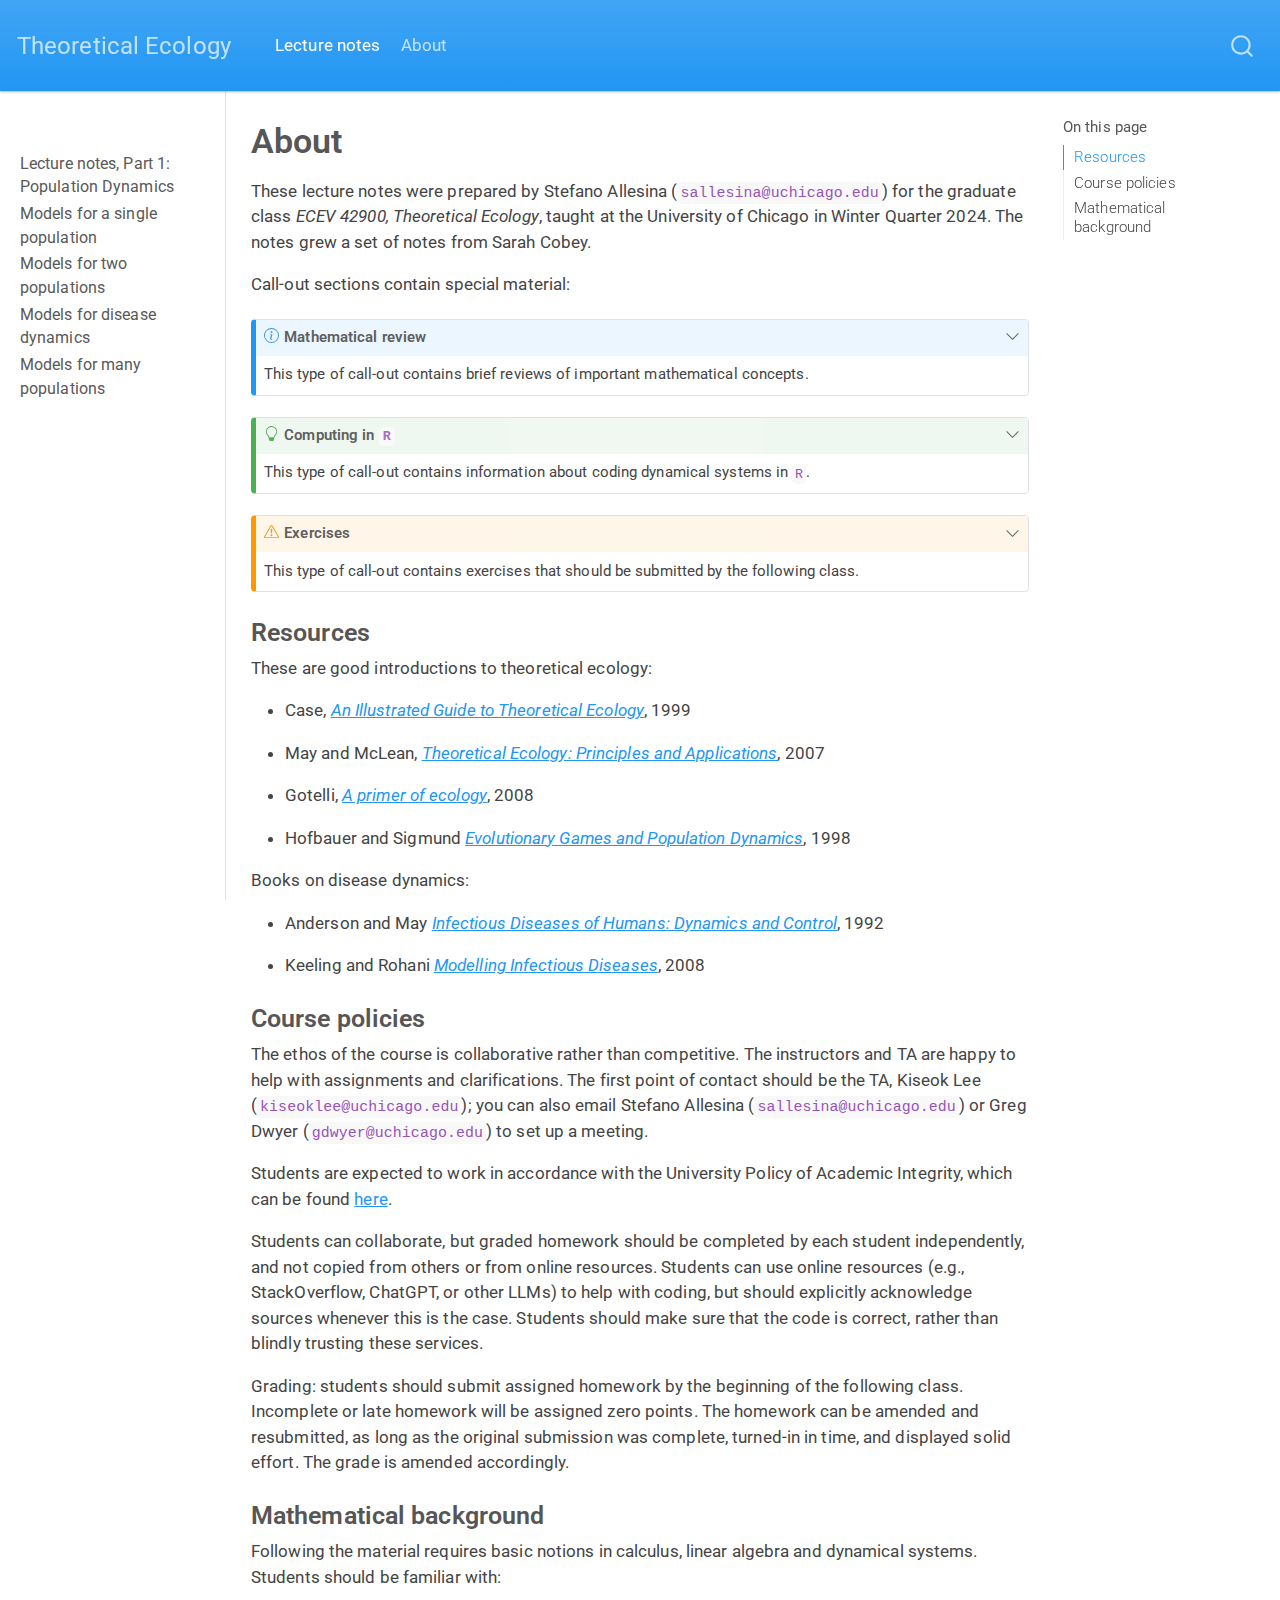
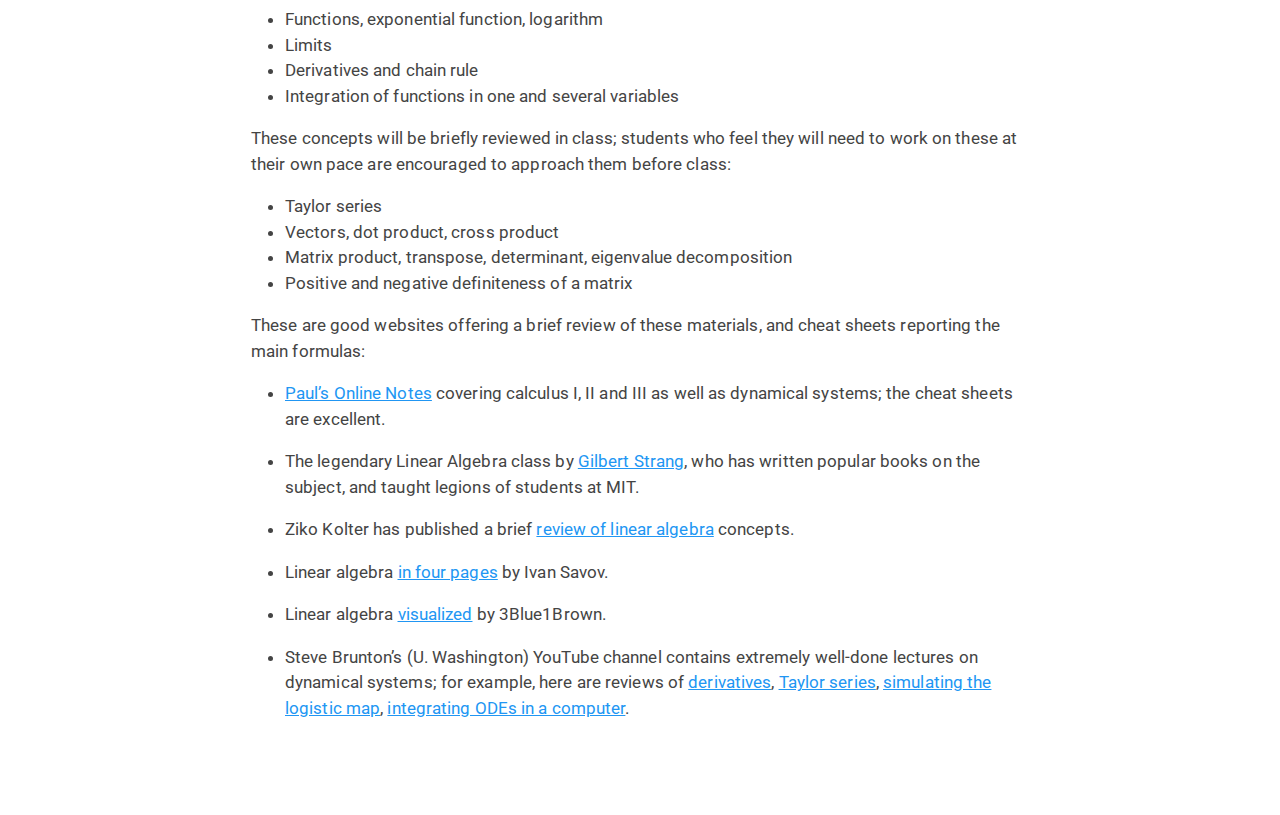
<file: docs/about.html>
<!DOCTYPE html>
<html xmlns="http://www.w3.org/1999/xhtml" lang="en" xml:lang="en"><head>

<meta charset="utf-8">
<meta name="generator" content="quarto-1.3.353">

<meta name="viewport" content="width=device-width, initial-scale=1.0, user-scalable=yes">


<title>Theoretical Ecology - About</title>
<style>
code{white-space: pre-wrap;}
span.smallcaps{font-variant: small-caps;}
div.columns{display: flex; gap: min(4vw, 1.5em);}
div.column{flex: auto; overflow-x: auto;}
div.hanging-indent{margin-left: 1.5em; text-indent: -1.5em;}
ul.task-list{list-style: none;}
ul.task-list li input[type="checkbox"] {
  width: 0.8em;
  margin: 0 0.8em 0.2em -1em; /* quarto-specific, see https://github.com/quarto-dev/quarto-cli/issues/4556 */ 
  vertical-align: middle;
}
</style>


<script src="site_libs/quarto-nav/quarto-nav.js"></script>
<script src="site_libs/quarto-nav/headroom.min.js"></script>
<script src="site_libs/clipboard/clipboard.min.js"></script>
<script src="site_libs/quarto-search/autocomplete.umd.js"></script>
<script src="site_libs/quarto-search/fuse.min.js"></script>
<script src="site_libs/quarto-search/quarto-search.js"></script>
<meta name="quarto:offset" content="./">
<script src="site_libs/quarto-html/quarto.js"></script>
<script src="site_libs/quarto-html/popper.min.js"></script>
<script src="site_libs/quarto-html/tippy.umd.min.js"></script>
<script src="site_libs/quarto-html/anchor.min.js"></script>
<link href="site_libs/quarto-html/tippy.css" rel="stylesheet">
<link href="site_libs/quarto-html/quarto-syntax-highlighting.css" rel="stylesheet" id="quarto-text-highlighting-styles">
<script src="site_libs/bootstrap/bootstrap.min.js"></script>
<link href="site_libs/bootstrap/bootstrap-icons.css" rel="stylesheet">
<link href="site_libs/bootstrap/bootstrap.min.css" rel="stylesheet" id="quarto-bootstrap" data-mode="light">
<script id="quarto-search-options" type="application/json">{
  "location": "navbar",
  "copy-button": false,
  "collapse-after": 3,
  "panel-placement": "end",
  "type": "overlay",
  "limit": 20,
  "language": {
    "search-no-results-text": "No results",
    "search-matching-documents-text": "matching documents",
    "search-copy-link-title": "Copy link to search",
    "search-hide-matches-text": "Hide additional matches",
    "search-more-match-text": "more match in this document",
    "search-more-matches-text": "more matches in this document",
    "search-clear-button-title": "Clear",
    "search-detached-cancel-button-title": "Cancel",
    "search-submit-button-title": "Submit"
  }
}</script>


<link rel="stylesheet" href="styles.css">
</head>

<body class="nav-sidebar docked nav-fixed">

<div id="quarto-search-results"></div>
  <header id="quarto-header" class="headroom fixed-top">
    <nav class="navbar navbar-expand-lg navbar-dark ">
      <div class="navbar-container container-fluid">
      <div class="navbar-brand-container">
    <a class="navbar-brand" href="./index.html">
    <span class="navbar-title">Theoretical Ecology</span>
    </a>
  </div>
            <div id="quarto-search" class="" title="Search"></div>
          <button class="navbar-toggler" type="button" data-bs-toggle="collapse" data-bs-target="#navbarCollapse" aria-controls="navbarCollapse" aria-expanded="false" aria-label="Toggle navigation" onclick="if (window.quartoToggleHeadroom) { window.quartoToggleHeadroom(); }">
  <span class="navbar-toggler-icon"></span>
</button>
          <div class="collapse navbar-collapse" id="navbarCollapse">
            <ul class="navbar-nav navbar-nav-scroll me-auto">
  <li class="nav-item">
    <a class="nav-link active" href="./index.html" rel="" target="" aria-current="page">
 <span class="menu-text">Lecture notes</span></a>
  </li>  
  <li class="nav-item">
    <a class="nav-link" href="./about.html" rel="" target="">
 <span class="menu-text">About</span></a>
  </li>  
</ul>
            <div class="quarto-navbar-tools ms-auto">
</div>
          </div> <!-- /navcollapse -->
      </div> <!-- /container-fluid -->
    </nav>
  <nav class="quarto-secondary-nav">
    <div class="container-fluid d-flex">
      <button type="button" class="quarto-btn-toggle btn" data-bs-toggle="collapse" data-bs-target="#quarto-sidebar,#quarto-sidebar-glass" aria-controls="quarto-sidebar" aria-expanded="false" aria-label="Toggle sidebar navigation" onclick="if (window.quartoToggleHeadroom) { window.quartoToggleHeadroom(); }">
        <i class="bi bi-layout-text-sidebar-reverse"></i>
      </button>
      <nav class="quarto-page-breadcrumbs" aria-label="breadcrumb"><ol class="breadcrumb"><li class="breadcrumb-item">About</li></ol></nav>
      <a class="flex-grow-1" role="button" data-bs-toggle="collapse" data-bs-target="#quarto-sidebar,#quarto-sidebar-glass" aria-controls="quarto-sidebar" aria-expanded="false" aria-label="Toggle sidebar navigation" onclick="if (window.quartoToggleHeadroom) { window.quartoToggleHeadroom(); }">      
      </a>
      <button type="button" class="btn quarto-search-button" aria-label="Search" onclick="window.quartoOpenSearch();">
        <i class="bi bi-search"></i>
      </button>
    </div>
  </nav>
</header>
<!-- content -->
<div id="quarto-content" class="quarto-container page-columns page-rows-contents page-layout-article page-navbar">
<!-- sidebar -->
  <nav id="quarto-sidebar" class="sidebar collapse collapse-horizontal sidebar-navigation docked overflow-auto">
        <div class="mt-2 flex-shrink-0 align-items-center">
        <div class="sidebar-search">
        <div id="quarto-search" class="" title="Search"></div>
        </div>
        </div>
    <div class="sidebar-menu-container"> 
    <ul class="list-unstyled mt-1">
        <li class="sidebar-item">
  <div class="sidebar-item-container"> 
  <a href="./index.html" class="sidebar-item-text sidebar-link">
 <span class="menu-text">Lecture notes, Part 1: Population Dynamics</span></a>
  </div>
</li>
        <li class="sidebar-item">
  <div class="sidebar-item-container"> 
  <a href="./ch1.html" class="sidebar-item-text sidebar-link">
 <span class="menu-text">Models for a single population</span></a>
  </div>
</li>
        <li class="sidebar-item">
  <div class="sidebar-item-container"> 
  <a href="./ch2.html" class="sidebar-item-text sidebar-link">
 <span class="menu-text">Models for two populations</span></a>
  </div>
</li>
        <li class="sidebar-item">
  <div class="sidebar-item-container"> 
  <a href="./ch3.html" class="sidebar-item-text sidebar-link">
 <span class="menu-text">Models for disease dynamics</span></a>
  </div>
</li>
        <li class="sidebar-item">
  <div class="sidebar-item-container"> 
  <a href="./ch4.html" class="sidebar-item-text sidebar-link">
 <span class="menu-text">Models for many populations</span></a>
  </div>
</li>
    </ul>
    </div>
</nav>
<div id="quarto-sidebar-glass" data-bs-toggle="collapse" data-bs-target="#quarto-sidebar,#quarto-sidebar-glass"></div>
<!-- margin-sidebar -->
    <div id="quarto-margin-sidebar" class="sidebar margin-sidebar">
        <nav id="TOC" role="doc-toc" class="toc-active">
    <h2 id="toc-title">On this page</h2>
   
  <ul>
  <li><a href="#resources" id="toc-resources" class="nav-link active" data-scroll-target="#resources">Resources</a></li>
  <li><a href="#course-policies" id="toc-course-policies" class="nav-link" data-scroll-target="#course-policies">Course policies</a></li>
  <li><a href="#mathematical-background" id="toc-mathematical-background" class="nav-link" data-scroll-target="#mathematical-background">Mathematical background</a></li>
  </ul>
</nav>
    </div>
<!-- main -->
<main class="content" id="quarto-document-content">

<header id="title-block-header" class="quarto-title-block default">
<div class="quarto-title">
<h1 class="title">About</h1>
</div>



<div class="quarto-title-meta">

    
  
    
  </div>
  

</header>

<p>These lecture notes were prepared by Stefano Allesina (<code>sallesina@uchicago.edu</code>) for the graduate class <em>ECEV 42900, Theoretical Ecology</em>, taught at the University of Chicago in Winter Quarter 2024. The notes grew a set of notes from Sarah Cobey.</p>
<p>Call-out sections contain special material:</p>
<div class="callout callout-style-default callout-note callout-titled">
<div class="callout-header d-flex align-content-center" data-bs-toggle="collapse" data-bs-target=".callout-1-contents" aria-controls="callout-1" aria-expanded="true" aria-label="Toggle callout">
<div class="callout-icon-container">
<i class="callout-icon"></i>
</div>
<div class="callout-title-container flex-fill">
Mathematical review
</div>
<div class="callout-btn-toggle d-inline-block border-0 py-1 ps-1 pe-0 float-end"><i class="callout-toggle"></i></div>
</div>
<div id="callout-1" class="callout-1-contents callout-collapse collapse show">
<div class="callout-body-container callout-body">
<p>This type of call-out contains brief reviews of important mathematical concepts.</p>
</div>
</div>
</div>
<div class="callout callout-style-default callout-tip callout-titled">
<div class="callout-header d-flex align-content-center" data-bs-toggle="collapse" data-bs-target=".callout-2-contents" aria-controls="callout-2" aria-expanded="true" aria-label="Toggle callout">
<div class="callout-icon-container">
<i class="callout-icon"></i>
</div>
<div class="callout-title-container flex-fill">
Computing in <code>R</code>
</div>
<div class="callout-btn-toggle d-inline-block border-0 py-1 ps-1 pe-0 float-end"><i class="callout-toggle"></i></div>
</div>
<div id="callout-2" class="callout-2-contents callout-collapse collapse show">
<div class="callout-body-container callout-body">
<p>This type of call-out contains information about coding dynamical systems in <code>R</code>.</p>
</div>
</div>
</div>
<div class="callout callout-style-default callout-warning callout-titled">
<div class="callout-header d-flex align-content-center" data-bs-toggle="collapse" data-bs-target=".callout-3-contents" aria-controls="callout-3" aria-expanded="true" aria-label="Toggle callout">
<div class="callout-icon-container">
<i class="callout-icon"></i>
</div>
<div class="callout-title-container flex-fill">
Exercises
</div>
<div class="callout-btn-toggle d-inline-block border-0 py-1 ps-1 pe-0 float-end"><i class="callout-toggle"></i></div>
</div>
<div id="callout-3" class="callout-3-contents callout-collapse collapse show">
<div class="callout-body-container callout-body">
<p>This type of call-out contains exercises that should be submitted by the following class.</p>
</div>
</div>
</div>
<section id="resources" class="level3">
<h3 class="anchored" data-anchor-id="resources">Resources</h3>
<p>These are good introductions to theoretical ecology:</p>
<ul>
<li><p>Case, <a href="https://global.oup.com/ushe/product/an-illustrated-guide-to-theoretical-ecology-9780195085129?cc=us&amp;lang=en&amp;"><em>An Illustrated Guide to Theoretical Ecology</em></a>, 1999</p></li>
<li><p>May and McLean, <a href="https://academic.oup.com/book/42041"><em>Theoretical Ecology: Principles and Applications</em></a>, 2007</p></li>
<li><p>Gotelli, <a href="https://global.oup.com/academic/product/a-primer-of-ecology-9780878933181?cc=us&amp;lang=en&amp;"><em>A primer of ecology</em></a>, 2008</p></li>
<li><p>Hofbauer and Sigmund <a href="https://www.cambridge.org/core/books/evolutionary-games-and-population-dynamics/A8D94EBE6A16837E7CB3CED24E1948F8"><em>Evolutionary Games and Population Dynamics</em></a>, 1998</p></li>
</ul>
<p>Books on disease dynamics:</p>
<ul>
<li><p>Anderson and May <a href="https://global.oup.com/academic/product/infectious-diseases-of-humans-9780198540403?cc=us&amp;lang=en&amp;"><em>Infectious Diseases of Humans: Dynamics and Control</em></a>, 1992</p></li>
<li><p>Keeling and Rohani <a href="https://press.princeton.edu/books/hardcover/9780691116174/modeling-infectious-diseases-in-humans-and-animals"><em>Modelling Infectious Diseases</em></a>, 2008</p></li>
</ul>
</section>
<section id="course-policies" class="level3">
<h3 class="anchored" data-anchor-id="course-policies">Course policies</h3>
<p>The ethos of the course is collaborative rather than competitive. The instructors and TA are happy to help with assignments and clarifications. The first point of contact should be the TA, Kiseok Lee (<code>kiseoklee@uchicago.edu</code>); you can also email Stefano Allesina (<code>sallesina@uchicago.edu</code>) or Greg Dwyer (<code>gdwyer@uchicago.edu</code>) to set up a meeting.</p>
<p>Students are expected to work in accordance with the University Policy of Academic Integrity, which can be found <a href="https://college.uchicago.edu/student-services/academic-integrity-student-conduct">here</a>.</p>
<p>Students can collaborate, but graded homework should be completed by each student independently, and not copied from others or from online resources. Students can use online resources (e.g., StackOverflow, ChatGPT, or other LLMs) to help with coding, but should explicitly acknowledge sources whenever this is the case. Students should make sure that the code is correct, rather than blindly trusting these services.</p>
<p>Grading: students should submit assigned homework by the beginning of the following class. Incomplete or late homework will be assigned zero points. The homework can be amended and resubmitted, as long as the original submission was complete, turned-in in time, and displayed solid effort. The grade is amended accordingly.</p>
</section>
<section id="mathematical-background" class="level3">
<h3 class="anchored" data-anchor-id="mathematical-background">Mathematical background</h3>
<p>Following the material requires basic notions in calculus, linear algebra and dynamical systems. Students should be familiar with:</p>
<ul>
<li>Functions, exponential function, logarithm</li>
<li>Limits</li>
<li>Derivatives and chain rule</li>
<li>Integration of functions in one and several variables</li>
</ul>
<p>These concepts will be briefly reviewed in class; students who feel they will need to work on these at their own pace are encouraged to approach them before class:</p>
<ul>
<li>Taylor series</li>
<li>Vectors, dot product, cross product</li>
<li>Matrix product, transpose, determinant, eigenvalue decomposition</li>
<li>Positive and negative definiteness of a matrix</li>
</ul>
<p>These are good websites offering a brief review of these materials, and cheat sheets reporting the main formulas:</p>
<ul>
<li><p><a href="https://tutorial.math.lamar.edu/">Paul’s Online Notes</a> covering calculus I, II and III as well as dynamical systems; the cheat sheets are excellent.</p></li>
<li><p>The legendary Linear Algebra class by <a href="https://www.youtube.com/watch?v=7UJ4CFRGd-U&amp;list=PLE7DDD91010BC51F8">Gilbert Strang</a>, who has written popular books on the subject, and taught legions of students at MIT.</p></li>
<li><p>Ziko Kolter has published a brief <a href="https://cs229.stanford.edu/section/cs229-linalg.pdf">review of linear algebra</a> concepts.</p></li>
<li><p>Linear algebra <a href="https://minireference.com/static/tutorials/linear_algebra_in_4_pages.pdf">in four pages</a> by Ivan Savov.</p></li>
<li><p>Linear algebra <a href="https://www.3blue1brown.com/topics/linear-algebra">visualized</a> by 3Blue1Brown.</p></li>
<li><p>Steve Brunton’s (U. Washington) YouTube channel contains extremely well-done lectures on dynamical systems; for example, here are reviews of <a href="https://www.youtube.com/watch?v=-NhgElcA3K8">derivatives</a>, <a href="https://www.youtube.com/watch?v=ebfOSDj4j3I">Taylor series</a>, <a href="https://www.youtube.com/watch?v=_BvAkyuWhOI">simulating the logistic map</a>, <a href="https://www.youtube.com/watch?v=W-wxKgjBDnc">integrating ODEs in a computer</a>.</p></li>
</ul>


</section>

</main> <!-- /main -->
<script id="quarto-html-after-body" type="application/javascript">
window.document.addEventListener("DOMContentLoaded", function (event) {
  const toggleBodyColorMode = (bsSheetEl) => {
    const mode = bsSheetEl.getAttribute("data-mode");
    const bodyEl = window.document.querySelector("body");
    if (mode === "dark") {
      bodyEl.classList.add("quarto-dark");
      bodyEl.classList.remove("quarto-light");
    } else {
      bodyEl.classList.add("quarto-light");
      bodyEl.classList.remove("quarto-dark");
    }
  }
  const toggleBodyColorPrimary = () => {
    const bsSheetEl = window.document.querySelector("link#quarto-bootstrap");
    if (bsSheetEl) {
      toggleBodyColorMode(bsSheetEl);
    }
  }
  toggleBodyColorPrimary();  
  const icon = "";
  const anchorJS = new window.AnchorJS();
  anchorJS.options = {
    placement: 'right',
    icon: icon
  };
  anchorJS.add('.anchored');
  const isCodeAnnotation = (el) => {
    for (const clz of el.classList) {
      if (clz.startsWith('code-annotation-')) {                     
        return true;
      }
    }
    return false;
  }
  const clipboard = new window.ClipboardJS('.code-copy-button', {
    text: function(trigger) {
      const codeEl = trigger.previousElementSibling.cloneNode(true);
      for (const childEl of codeEl.children) {
        if (isCodeAnnotation(childEl)) {
          childEl.remove();
        }
      }
      return codeEl.innerText;
    }
  });
  clipboard.on('success', function(e) {
    // button target
    const button = e.trigger;
    // don't keep focus
    button.blur();
    // flash "checked"
    button.classList.add('code-copy-button-checked');
    var currentTitle = button.getAttribute("title");
    button.setAttribute("title", "Copied!");
    let tooltip;
    if (window.bootstrap) {
      button.setAttribute("data-bs-toggle", "tooltip");
      button.setAttribute("data-bs-placement", "left");
      button.setAttribute("data-bs-title", "Copied!");
      tooltip = new bootstrap.Tooltip(button, 
        { trigger: "manual", 
          customClass: "code-copy-button-tooltip",
          offset: [0, -8]});
      tooltip.show();    
    }
    setTimeout(function() {
      if (tooltip) {
        tooltip.hide();
        button.removeAttribute("data-bs-title");
        button.removeAttribute("data-bs-toggle");
        button.removeAttribute("data-bs-placement");
      }
      button.setAttribute("title", currentTitle);
      button.classList.remove('code-copy-button-checked');
    }, 1000);
    // clear code selection
    e.clearSelection();
  });
  function tippyHover(el, contentFn) {
    const config = {
      allowHTML: true,
      content: contentFn,
      maxWidth: 500,
      delay: 100,
      arrow: false,
      appendTo: function(el) {
          return el.parentElement;
      },
      interactive: true,
      interactiveBorder: 10,
      theme: 'quarto',
      placement: 'bottom-start'
    };
    window.tippy(el, config); 
  }
  const noterefs = window.document.querySelectorAll('a[role="doc-noteref"]');
  for (var i=0; i<noterefs.length; i++) {
    const ref = noterefs[i];
    tippyHover(ref, function() {
      // use id or data attribute instead here
      let href = ref.getAttribute('data-footnote-href') || ref.getAttribute('href');
      try { href = new URL(href).hash; } catch {}
      const id = href.replace(/^#\/?/, "");
      const note = window.document.getElementById(id);
      return note.innerHTML;
    });
  }
      let selectedAnnoteEl;
      const selectorForAnnotation = ( cell, annotation) => {
        let cellAttr = 'data-code-cell="' + cell + '"';
        let lineAttr = 'data-code-annotation="' +  annotation + '"';
        const selector = 'span[' + cellAttr + '][' + lineAttr + ']';
        return selector;
      }
      const selectCodeLines = (annoteEl) => {
        const doc = window.document;
        const targetCell = annoteEl.getAttribute("data-target-cell");
        const targetAnnotation = annoteEl.getAttribute("data-target-annotation");
        const annoteSpan = window.document.querySelector(selectorForAnnotation(targetCell, targetAnnotation));
        const lines = annoteSpan.getAttribute("data-code-lines").split(",");
        const lineIds = lines.map((line) => {
          return targetCell + "-" + line;
        })
        let top = null;
        let height = null;
        let parent = null;
        if (lineIds.length > 0) {
            //compute the position of the single el (top and bottom and make a div)
            const el = window.document.getElementById(lineIds[0]);
            top = el.offsetTop;
            height = el.offsetHeight;
            parent = el.parentElement.parentElement;
          if (lineIds.length > 1) {
            const lastEl = window.document.getElementById(lineIds[lineIds.length - 1]);
            const bottom = lastEl.offsetTop + lastEl.offsetHeight;
            height = bottom - top;
          }
          if (top !== null && height !== null && parent !== null) {
            // cook up a div (if necessary) and position it 
            let div = window.document.getElementById("code-annotation-line-highlight");
            if (div === null) {
              div = window.document.createElement("div");
              div.setAttribute("id", "code-annotation-line-highlight");
              div.style.position = 'absolute';
              parent.appendChild(div);
            }
            div.style.top = top - 2 + "px";
            div.style.height = height + 4 + "px";
            let gutterDiv = window.document.getElementById("code-annotation-line-highlight-gutter");
            if (gutterDiv === null) {
              gutterDiv = window.document.createElement("div");
              gutterDiv.setAttribute("id", "code-annotation-line-highlight-gutter");
              gutterDiv.style.position = 'absolute';
              const codeCell = window.document.getElementById(targetCell);
              const gutter = codeCell.querySelector('.code-annotation-gutter');
              gutter.appendChild(gutterDiv);
            }
            gutterDiv.style.top = top - 2 + "px";
            gutterDiv.style.height = height + 4 + "px";
          }
          selectedAnnoteEl = annoteEl;
        }
      };
      const unselectCodeLines = () => {
        const elementsIds = ["code-annotation-line-highlight", "code-annotation-line-highlight-gutter"];
        elementsIds.forEach((elId) => {
          const div = window.document.getElementById(elId);
          if (div) {
            div.remove();
          }
        });
        selectedAnnoteEl = undefined;
      };
      // Attach click handler to the DT
      const annoteDls = window.document.querySelectorAll('dt[data-target-cell]');
      for (const annoteDlNode of annoteDls) {
        annoteDlNode.addEventListener('click', (event) => {
          const clickedEl = event.target;
          if (clickedEl !== selectedAnnoteEl) {
            unselectCodeLines();
            const activeEl = window.document.querySelector('dt[data-target-cell].code-annotation-active');
            if (activeEl) {
              activeEl.classList.remove('code-annotation-active');
            }
            selectCodeLines(clickedEl);
            clickedEl.classList.add('code-annotation-active');
          } else {
            // Unselect the line
            unselectCodeLines();
            clickedEl.classList.remove('code-annotation-active');
          }
        });
      }
  const findCites = (el) => {
    const parentEl = el.parentElement;
    if (parentEl) {
      const cites = parentEl.dataset.cites;
      if (cites) {
        return {
          el,
          cites: cites.split(' ')
        };
      } else {
        return findCites(el.parentElement)
      }
    } else {
      return undefined;
    }
  };
  var bibliorefs = window.document.querySelectorAll('a[role="doc-biblioref"]');
  for (var i=0; i<bibliorefs.length; i++) {
    const ref = bibliorefs[i];
    const citeInfo = findCites(ref);
    if (citeInfo) {
      tippyHover(citeInfo.el, function() {
        var popup = window.document.createElement('div');
        citeInfo.cites.forEach(function(cite) {
          var citeDiv = window.document.createElement('div');
          citeDiv.classList.add('hanging-indent');
          citeDiv.classList.add('csl-entry');
          var biblioDiv = window.document.getElementById('ref-' + cite);
          if (biblioDiv) {
            citeDiv.innerHTML = biblioDiv.innerHTML;
          }
          popup.appendChild(citeDiv);
        });
        return popup.innerHTML;
      });
    }
  }
});
</script>
</div> <!-- /content -->



</body></html>
</file>
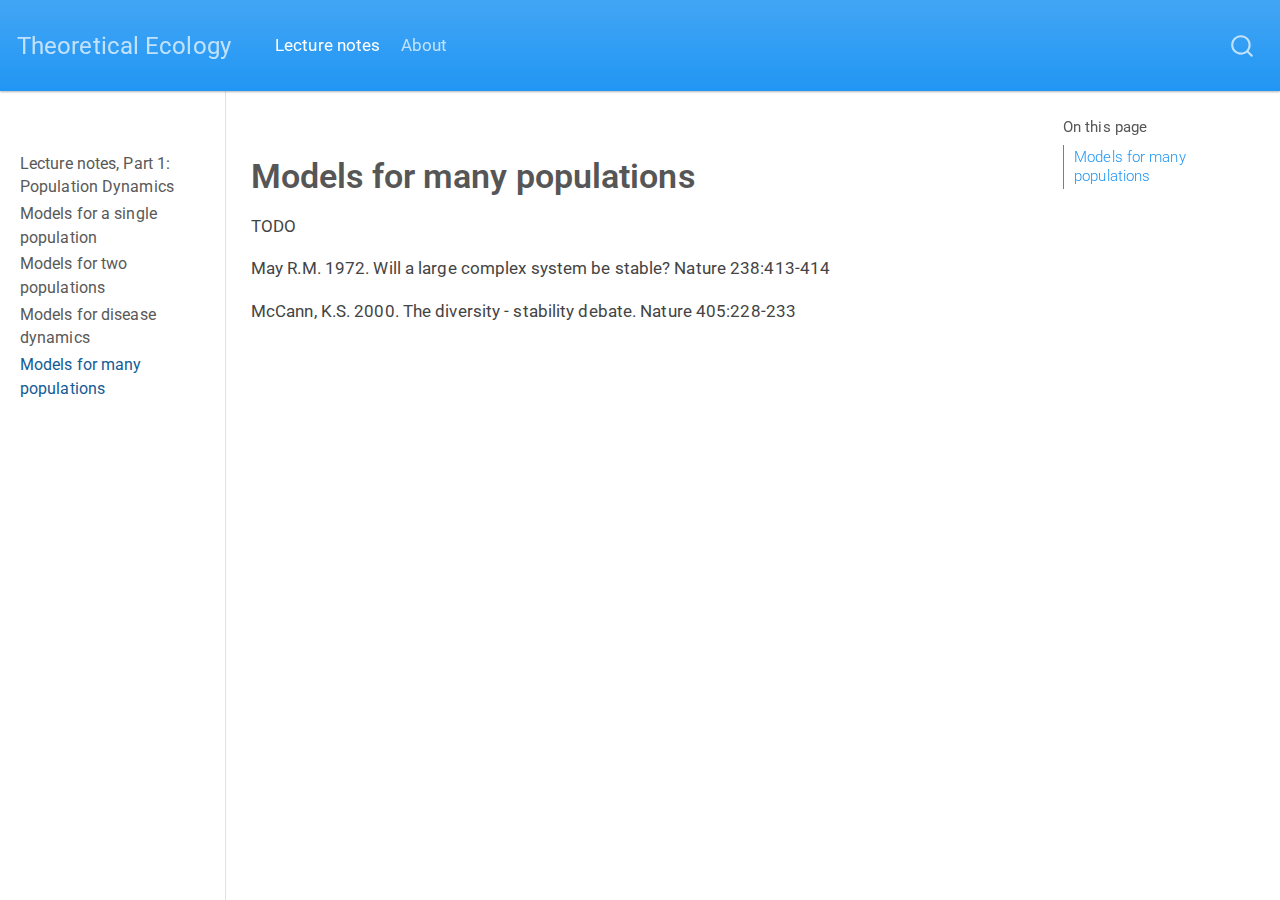
<file: docs/ch4.html>
<!DOCTYPE html>
<html xmlns="http://www.w3.org/1999/xhtml" lang="en" xml:lang="en"><head>

<meta charset="utf-8">
<meta name="generator" content="quarto-1.3.353">

<meta name="viewport" content="width=device-width, initial-scale=1.0, user-scalable=yes">


<title>Theoretical Ecology – ch4</title>
<style>
code{white-space: pre-wrap;}
span.smallcaps{font-variant: small-caps;}
div.columns{display: flex; gap: min(4vw, 1.5em);}
div.column{flex: auto; overflow-x: auto;}
div.hanging-indent{margin-left: 1.5em; text-indent: -1.5em;}
ul.task-list{list-style: none;}
ul.task-list li input[type="checkbox"] {
  width: 0.8em;
  margin: 0 0.8em 0.2em -1em; /* quarto-specific, see https://github.com/quarto-dev/quarto-cli/issues/4556 */ 
  vertical-align: middle;
}
</style>


<script src="site_libs/quarto-nav/quarto-nav.js"></script>
<script src="site_libs/quarto-nav/headroom.min.js"></script>
<script src="site_libs/clipboard/clipboard.min.js"></script>
<script src="site_libs/quarto-search/autocomplete.umd.js"></script>
<script src="site_libs/quarto-search/fuse.min.js"></script>
<script src="site_libs/quarto-search/quarto-search.js"></script>
<meta name="quarto:offset" content="./">
<script src="site_libs/quarto-html/quarto.js"></script>
<script src="site_libs/quarto-html/popper.min.js"></script>
<script src="site_libs/quarto-html/tippy.umd.min.js"></script>
<script src="site_libs/quarto-html/anchor.min.js"></script>
<link href="site_libs/quarto-html/tippy.css" rel="stylesheet">
<link href="site_libs/quarto-html/quarto-syntax-highlighting.css" rel="stylesheet" id="quarto-text-highlighting-styles">
<script src="site_libs/bootstrap/bootstrap.min.js"></script>
<link href="site_libs/bootstrap/bootstrap-icons.css" rel="stylesheet">
<link href="site_libs/bootstrap/bootstrap.min.css" rel="stylesheet" id="quarto-bootstrap" data-mode="light">
<script id="quarto-search-options" type="application/json">{
  "location": "navbar",
  "copy-button": false,
  "collapse-after": 3,
  "panel-placement": "end",
  "type": "overlay",
  "limit": 20,
  "language": {
    "search-no-results-text": "No results",
    "search-matching-documents-text": "matching documents",
    "search-copy-link-title": "Copy link to search",
    "search-hide-matches-text": "Hide additional matches",
    "search-more-match-text": "more match in this document",
    "search-more-matches-text": "more matches in this document",
    "search-clear-button-title": "Clear",
    "search-detached-cancel-button-title": "Cancel",
    "search-submit-button-title": "Submit"
  }
}</script>


<link rel="stylesheet" href="styles.css">
</head>

<body class="nav-sidebar docked nav-fixed">

<div id="quarto-search-results"></div>
  <header id="quarto-header" class="headroom fixed-top">
    <nav class="navbar navbar-expand-lg navbar-dark ">
      <div class="navbar-container container-fluid">
      <div class="navbar-brand-container">
    <a class="navbar-brand" href="./index.html">
    <span class="navbar-title">Theoretical Ecology</span>
    </a>
  </div>
            <div id="quarto-search" class="" title="Search"></div>
          <button class="navbar-toggler" type="button" data-bs-toggle="collapse" data-bs-target="#navbarCollapse" aria-controls="navbarCollapse" aria-expanded="false" aria-label="Toggle navigation" onclick="if (window.quartoToggleHeadroom) { window.quartoToggleHeadroom(); }">
  <span class="navbar-toggler-icon"></span>
</button>
          <div class="collapse navbar-collapse" id="navbarCollapse">
            <ul class="navbar-nav navbar-nav-scroll me-auto">
  <li class="nav-item">
    <a class="nav-link active" href="./index.html" rel="" target="" aria-current="page">
 <span class="menu-text">Lecture notes</span></a>
  </li>  
  <li class="nav-item">
    <a class="nav-link" href="./about.html" rel="" target="">
 <span class="menu-text">About</span></a>
  </li>  
</ul>
            <div class="quarto-navbar-tools ms-auto">
</div>
          </div> <!-- /navcollapse -->
      </div> <!-- /container-fluid -->
    </nav>
  <nav class="quarto-secondary-nav">
    <div class="container-fluid d-flex">
      <button type="button" class="quarto-btn-toggle btn" data-bs-toggle="collapse" data-bs-target="#quarto-sidebar,#quarto-sidebar-glass" aria-controls="quarto-sidebar" aria-expanded="false" aria-label="Toggle sidebar navigation" onclick="if (window.quartoToggleHeadroom) { window.quartoToggleHeadroom(); }">
        <i class="bi bi-layout-text-sidebar-reverse"></i>
      </button>
      <nav class="quarto-page-breadcrumbs" aria-label="breadcrumb"><ol class="breadcrumb"><li class="breadcrumb-item"><a href="./ch4.html">Models for many populations</a></li></ol></nav>
      <a class="flex-grow-1" role="button" data-bs-toggle="collapse" data-bs-target="#quarto-sidebar,#quarto-sidebar-glass" aria-controls="quarto-sidebar" aria-expanded="false" aria-label="Toggle sidebar navigation" onclick="if (window.quartoToggleHeadroom) { window.quartoToggleHeadroom(); }">      
      </a>
      <button type="button" class="btn quarto-search-button" aria-label="Search" onclick="window.quartoOpenSearch();">
        <i class="bi bi-search"></i>
      </button>
    </div>
  </nav>
</header>
<!-- content -->
<div id="quarto-content" class="quarto-container page-columns page-rows-contents page-layout-article page-navbar">
<!-- sidebar -->
  <nav id="quarto-sidebar" class="sidebar collapse collapse-horizontal sidebar-navigation docked overflow-auto">
        <div class="mt-2 flex-shrink-0 align-items-center">
        <div class="sidebar-search">
        <div id="quarto-search" class="" title="Search"></div>
        </div>
        </div>
    <div class="sidebar-menu-container"> 
    <ul class="list-unstyled mt-1">
        <li class="sidebar-item">
  <div class="sidebar-item-container"> 
  <a href="./index.html" class="sidebar-item-text sidebar-link">
 <span class="menu-text">Lecture notes, Part 1: Population Dynamics</span></a>
  </div>
</li>
        <li class="sidebar-item">
  <div class="sidebar-item-container"> 
  <a href="./ch1.html" class="sidebar-item-text sidebar-link">
 <span class="menu-text">Models for a single population</span></a>
  </div>
</li>
        <li class="sidebar-item">
  <div class="sidebar-item-container"> 
  <a href="./ch2.html" class="sidebar-item-text sidebar-link">
 <span class="menu-text">Models for two populations</span></a>
  </div>
</li>
        <li class="sidebar-item">
  <div class="sidebar-item-container"> 
  <a href="./ch3.html" class="sidebar-item-text sidebar-link">
 <span class="menu-text">Models for disease dynamics</span></a>
  </div>
</li>
        <li class="sidebar-item">
  <div class="sidebar-item-container"> 
  <a href="./ch4.html" class="sidebar-item-text sidebar-link active">
 <span class="menu-text">Models for many populations</span></a>
  </div>
</li>
    </ul>
    </div>
</nav>
<div id="quarto-sidebar-glass" data-bs-toggle="collapse" data-bs-target="#quarto-sidebar,#quarto-sidebar-glass"></div>
<!-- margin-sidebar -->
    <div id="quarto-margin-sidebar" class="sidebar margin-sidebar">
        <nav id="TOC" role="doc-toc" class="toc-active">
    <h2 id="toc-title">On this page</h2>
   
  <ul>
  <li><a href="#models-for-many-populations" id="toc-models-for-many-populations" class="nav-link active" data-scroll-target="#models-for-many-populations">Models for many populations</a></li>
  </ul>
</nav>
    </div>
<!-- main -->
<main class="content" id="quarto-document-content">



<section id="models-for-many-populations" class="level1">
<h1>Models for many populations</h1>
<p>TODO</p>
<p>May R.M. 1972. Will a large complex system be stable? Nature 238:413-414</p>
<p>McCann, K.S. 2000. The diversity - stability debate. Nature 405:228-233</p>


</section>

</main> <!-- /main -->
<script id="quarto-html-after-body" type="application/javascript">
window.document.addEventListener("DOMContentLoaded", function (event) {
  const toggleBodyColorMode = (bsSheetEl) => {
    const mode = bsSheetEl.getAttribute("data-mode");
    const bodyEl = window.document.querySelector("body");
    if (mode === "dark") {
      bodyEl.classList.add("quarto-dark");
      bodyEl.classList.remove("quarto-light");
    } else {
      bodyEl.classList.add("quarto-light");
      bodyEl.classList.remove("quarto-dark");
    }
  }
  const toggleBodyColorPrimary = () => {
    const bsSheetEl = window.document.querySelector("link#quarto-bootstrap");
    if (bsSheetEl) {
      toggleBodyColorMode(bsSheetEl);
    }
  }
  toggleBodyColorPrimary();  
  const icon = "";
  const anchorJS = new window.AnchorJS();
  anchorJS.options = {
    placement: 'right',
    icon: icon
  };
  anchorJS.add('.anchored');
  const isCodeAnnotation = (el) => {
    for (const clz of el.classList) {
      if (clz.startsWith('code-annotation-')) {                     
        return true;
      }
    }
    return false;
  }
  const clipboard = new window.ClipboardJS('.code-copy-button', {
    text: function(trigger) {
      const codeEl = trigger.previousElementSibling.cloneNode(true);
      for (const childEl of codeEl.children) {
        if (isCodeAnnotation(childEl)) {
          childEl.remove();
        }
      }
      return codeEl.innerText;
    }
  });
  clipboard.on('success', function(e) {
    // button target
    const button = e.trigger;
    // don't keep focus
    button.blur();
    // flash "checked"
    button.classList.add('code-copy-button-checked');
    var currentTitle = button.getAttribute("title");
    button.setAttribute("title", "Copied!");
    let tooltip;
    if (window.bootstrap) {
      button.setAttribute("data-bs-toggle", "tooltip");
      button.setAttribute("data-bs-placement", "left");
      button.setAttribute("data-bs-title", "Copied!");
      tooltip = new bootstrap.Tooltip(button, 
        { trigger: "manual", 
          customClass: "code-copy-button-tooltip",
          offset: [0, -8]});
      tooltip.show();    
    }
    setTimeout(function() {
      if (tooltip) {
        tooltip.hide();
        button.removeAttribute("data-bs-title");
        button.removeAttribute("data-bs-toggle");
        button.removeAttribute("data-bs-placement");
      }
      button.setAttribute("title", currentTitle);
      button.classList.remove('code-copy-button-checked');
    }, 1000);
    // clear code selection
    e.clearSelection();
  });
  function tippyHover(el, contentFn) {
    const config = {
      allowHTML: true,
      content: contentFn,
      maxWidth: 500,
      delay: 100,
      arrow: false,
      appendTo: function(el) {
          return el.parentElement;
      },
      interactive: true,
      interactiveBorder: 10,
      theme: 'quarto',
      placement: 'bottom-start'
    };
    window.tippy(el, config); 
  }
  const noterefs = window.document.querySelectorAll('a[role="doc-noteref"]');
  for (var i=0; i<noterefs.length; i++) {
    const ref = noterefs[i];
    tippyHover(ref, function() {
      // use id or data attribute instead here
      let href = ref.getAttribute('data-footnote-href') || ref.getAttribute('href');
      try { href = new URL(href).hash; } catch {}
      const id = href.replace(/^#\/?/, "");
      const note = window.document.getElementById(id);
      return note.innerHTML;
    });
  }
      let selectedAnnoteEl;
      const selectorForAnnotation = ( cell, annotation) => {
        let cellAttr = 'data-code-cell="' + cell + '"';
        let lineAttr = 'data-code-annotation="' +  annotation + '"';
        const selector = 'span[' + cellAttr + '][' + lineAttr + ']';
        return selector;
      }
      const selectCodeLines = (annoteEl) => {
        const doc = window.document;
        const targetCell = annoteEl.getAttribute("data-target-cell");
        const targetAnnotation = annoteEl.getAttribute("data-target-annotation");
        const annoteSpan = window.document.querySelector(selectorForAnnotation(targetCell, targetAnnotation));
        const lines = annoteSpan.getAttribute("data-code-lines").split(",");
        const lineIds = lines.map((line) => {
          return targetCell + "-" + line;
        })
        let top = null;
        let height = null;
        let parent = null;
        if (lineIds.length > 0) {
            //compute the position of the single el (top and bottom and make a div)
            const el = window.document.getElementById(lineIds[0]);
            top = el.offsetTop;
            height = el.offsetHeight;
            parent = el.parentElement.parentElement;
          if (lineIds.length > 1) {
            const lastEl = window.document.getElementById(lineIds[lineIds.length - 1]);
            const bottom = lastEl.offsetTop + lastEl.offsetHeight;
            height = bottom - top;
          }
          if (top !== null && height !== null && parent !== null) {
            // cook up a div (if necessary) and position it 
            let div = window.document.getElementById("code-annotation-line-highlight");
            if (div === null) {
              div = window.document.createElement("div");
              div.setAttribute("id", "code-annotation-line-highlight");
              div.style.position = 'absolute';
              parent.appendChild(div);
            }
            div.style.top = top - 2 + "px";
            div.style.height = height + 4 + "px";
            let gutterDiv = window.document.getElementById("code-annotation-line-highlight-gutter");
            if (gutterDiv === null) {
              gutterDiv = window.document.createElement("div");
              gutterDiv.setAttribute("id", "code-annotation-line-highlight-gutter");
              gutterDiv.style.position = 'absolute';
              const codeCell = window.document.getElementById(targetCell);
              const gutter = codeCell.querySelector('.code-annotation-gutter');
              gutter.appendChild(gutterDiv);
            }
            gutterDiv.style.top = top - 2 + "px";
            gutterDiv.style.height = height + 4 + "px";
          }
          selectedAnnoteEl = annoteEl;
        }
      };
      const unselectCodeLines = () => {
        const elementsIds = ["code-annotation-line-highlight", "code-annotation-line-highlight-gutter"];
        elementsIds.forEach((elId) => {
          const div = window.document.getElementById(elId);
          if (div) {
            div.remove();
          }
        });
        selectedAnnoteEl = undefined;
      };
      // Attach click handler to the DT
      const annoteDls = window.document.querySelectorAll('dt[data-target-cell]');
      for (const annoteDlNode of annoteDls) {
        annoteDlNode.addEventListener('click', (event) => {
          const clickedEl = event.target;
          if (clickedEl !== selectedAnnoteEl) {
            unselectCodeLines();
            const activeEl = window.document.querySelector('dt[data-target-cell].code-annotation-active');
            if (activeEl) {
              activeEl.classList.remove('code-annotation-active');
            }
            selectCodeLines(clickedEl);
            clickedEl.classList.add('code-annotation-active');
          } else {
            // Unselect the line
            unselectCodeLines();
            clickedEl.classList.remove('code-annotation-active');
          }
        });
      }
  const findCites = (el) => {
    const parentEl = el.parentElement;
    if (parentEl) {
      const cites = parentEl.dataset.cites;
      if (cites) {
        return {
          el,
          cites: cites.split(' ')
        };
      } else {
        return findCites(el.parentElement)
      }
    } else {
      return undefined;
    }
  };
  var bibliorefs = window.document.querySelectorAll('a[role="doc-biblioref"]');
  for (var i=0; i<bibliorefs.length; i++) {
    const ref = bibliorefs[i];
    const citeInfo = findCites(ref);
    if (citeInfo) {
      tippyHover(citeInfo.el, function() {
        var popup = window.document.createElement('div');
        citeInfo.cites.forEach(function(cite) {
          var citeDiv = window.document.createElement('div');
          citeDiv.classList.add('hanging-indent');
          citeDiv.classList.add('csl-entry');
          var biblioDiv = window.document.getElementById('ref-' + cite);
          if (biblioDiv) {
            citeDiv.innerHTML = biblioDiv.innerHTML;
          }
          popup.appendChild(citeDiv);
        });
        return popup.innerHTML;
      });
    }
  }
});
</script>
</div> <!-- /content -->



</body></html>
</file>
<file: docs/site_libs/quarto-html/tippy.css>
.tippy-box[data-animation=fade][data-state=hidden]{opacity:0}[data-tippy-root]{max-width:calc(100vw - 10px)}.tippy-box{position:relative;background-color:#333;color:#fff;border-radius:4px;font-size:14px;line-height:1.4;white-space:normal;outline:0;transition-property:transform,visibility,opacity}.tippy-box[data-placement^=top]>.tippy-arrow{bottom:0}.tippy-box[data-placement^=top]>.tippy-arrow:before{bottom:-7px;left:0;border-width:8px 8px 0;border-top-color:initial;transform-origin:center top}.tippy-box[data-placement^=bottom]>.tippy-arrow{top:0}.tippy-box[data-placement^=bottom]>.tippy-arrow:before{top:-7px;left:0;border-width:0 8px 8px;border-bottom-color:initial;transform-origin:center bottom}.tippy-box[data-placement^=left]>.tippy-arrow{right:0}.tippy-box[data-placement^=left]>.tippy-arrow:before{border-width:8px 0 8px 8px;border-left-color:initial;right:-7px;transform-origin:center left}.tippy-box[data-placement^=right]>.tippy-arrow{left:0}.tippy-box[data-placement^=right]>.tippy-arrow:before{left:-7px;border-width:8px 8px 8px 0;border-right-color:initial;transform-origin:center right}.tippy-box[data-inertia][data-state=visible]{transition-timing-function:cubic-bezier(.54,1.5,.38,1.11)}.tippy-arrow{width:16px;height:16px;color:#333}.tippy-arrow:before{content:"";position:absolute;border-color:transparent;border-style:solid}.tippy-content{position:relative;padding:5px 9px;z-index:1}
</file>
<file: docs/site_libs/quarto-html/quarto-syntax-highlighting.css>
/* quarto syntax highlight colors */
:root {
  --quarto-hl-ot-color: #003B4F;
  --quarto-hl-at-color: #657422;
  --quarto-hl-ss-color: #20794D;
  --quarto-hl-an-color: #5E5E5E;
  --quarto-hl-fu-color: #4758AB;
  --quarto-hl-st-color: #20794D;
  --quarto-hl-cf-color: #003B4F;
  --quarto-hl-op-color: #5E5E5E;
  --quarto-hl-er-color: #AD0000;
  --quarto-hl-bn-color: #AD0000;
  --quarto-hl-al-color: #AD0000;
  --quarto-hl-va-color: #111111;
  --quarto-hl-bu-color: inherit;
  --quarto-hl-ex-color: inherit;
  --quarto-hl-pp-color: #AD0000;
  --quarto-hl-in-color: #5E5E5E;
  --quarto-hl-vs-color: #20794D;
  --quarto-hl-wa-color: #5E5E5E;
  --quarto-hl-do-color: #5E5E5E;
  --quarto-hl-im-color: #00769E;
  --quarto-hl-ch-color: #20794D;
  --quarto-hl-dt-color: #AD0000;
  --quarto-hl-fl-color: #AD0000;
  --quarto-hl-co-color: #5E5E5E;
  --quarto-hl-cv-color: #5E5E5E;
  --quarto-hl-cn-color: #8f5902;
  --quarto-hl-sc-color: #5E5E5E;
  --quarto-hl-dv-color: #AD0000;
  --quarto-hl-kw-color: #003B4F;
}

/* other quarto variables */
:root {
  --quarto-font-monospace: SFMono-Regular, Menlo, Monaco, Consolas, "Liberation Mono", "Courier New", monospace;
}

pre > code.sourceCode > span {
  color: #003B4F;
}

code span {
  color: #003B4F;
}

code.sourceCode > span {
  color: #003B4F;
}

div.sourceCode,
div.sourceCode pre.sourceCode {
  color: #003B4F;
}

code span.ot {
  color: #003B4F;
  font-style: inherit;
}

code span.at {
  color: #657422;
  font-style: inherit;
}

code span.ss {
  color: #20794D;
  font-style: inherit;
}

code span.an {
  color: #5E5E5E;
  font-style: inherit;
}

code span.fu {
  color: #4758AB;
  font-style: inherit;
}

code span.st {
  color: #20794D;
  font-style: inherit;
}

code span.cf {
  color: #003B4F;
  font-style: inherit;
}

code span.op {
  color: #5E5E5E;
  font-style: inherit;
}

code span.er {
  color: #AD0000;
  font-style: inherit;
}

code span.bn {
  color: #AD0000;
  font-style: inherit;
}

code span.al {
  color: #AD0000;
  font-style: inherit;
}

code span.va {
  color: #111111;
  font-style: inherit;
}

code span.bu {
  font-style: inherit;
}

code span.ex {
  font-style: inherit;
}

code span.pp {
  color: #AD0000;
  font-style: inherit;
}

code span.in {
  color: #5E5E5E;
  font-style: inherit;
}

code span.vs {
  color: #20794D;
  font-style: inherit;
}

code span.wa {
  color: #5E5E5E;
  font-style: italic;
}

code span.do {
  color: #5E5E5E;
  font-style: italic;
}

code span.im {
  color: #00769E;
  font-style: inherit;
}

code span.ch {
  color: #20794D;
  font-style: inherit;
}

code span.dt {
  color: #AD0000;
  font-style: inherit;
}

code span.fl {
  color: #AD0000;
  font-style: inherit;
}

code span.co {
  color: #5E5E5E;
  font-style: inherit;
}

code span.cv {
  color: #5E5E5E;
  font-style: italic;
}

code span.cn {
  color: #8f5902;
  font-style: inherit;
}

code span.sc {
  color: #5E5E5E;
  font-style: inherit;
}

code span.dv {
  color: #AD0000;
  font-style: inherit;
}

code span.kw {
  color: #003B4F;
  font-style: inherit;
}

.prevent-inlining {
  content: "</";
}

/*# sourceMappingURL=debc5d5d77c3f9108843748ff7464032.css.map */
</file>
<file: docs/styles.css>
/* css styles */
</file>
